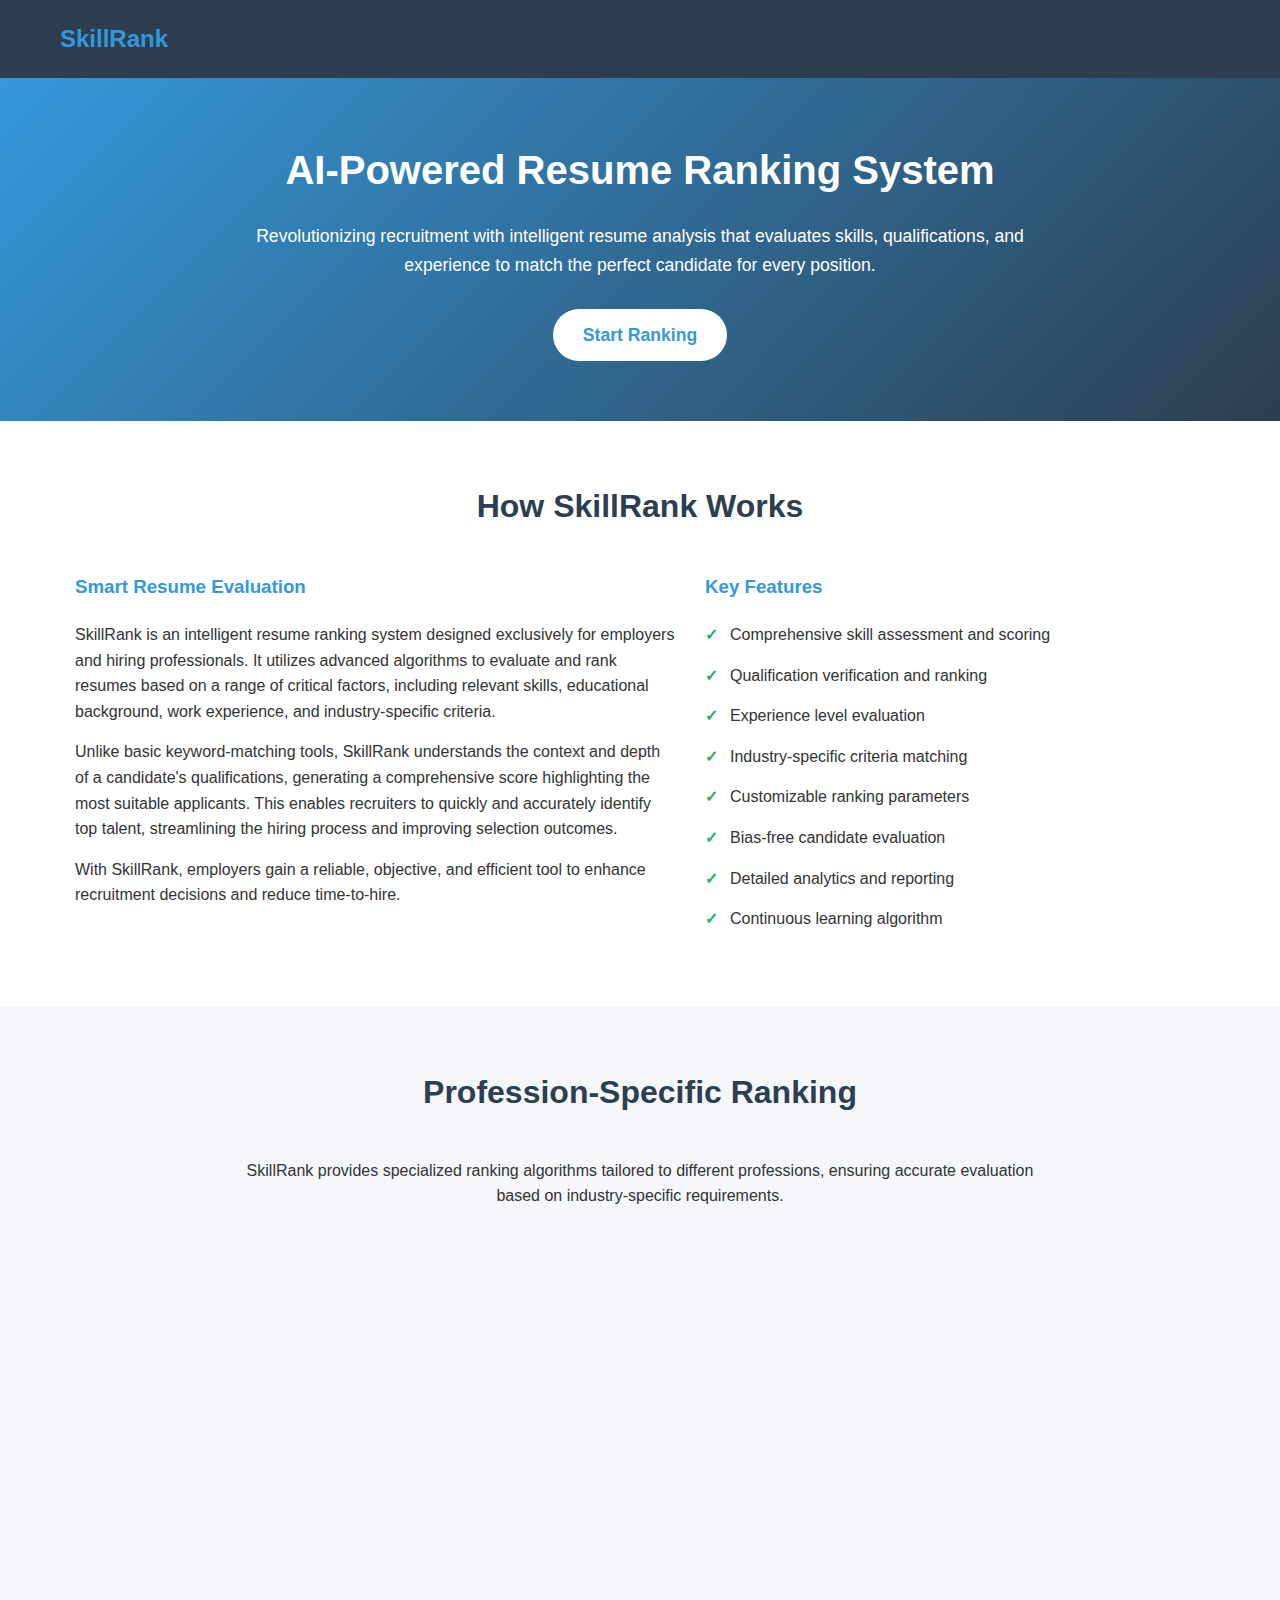
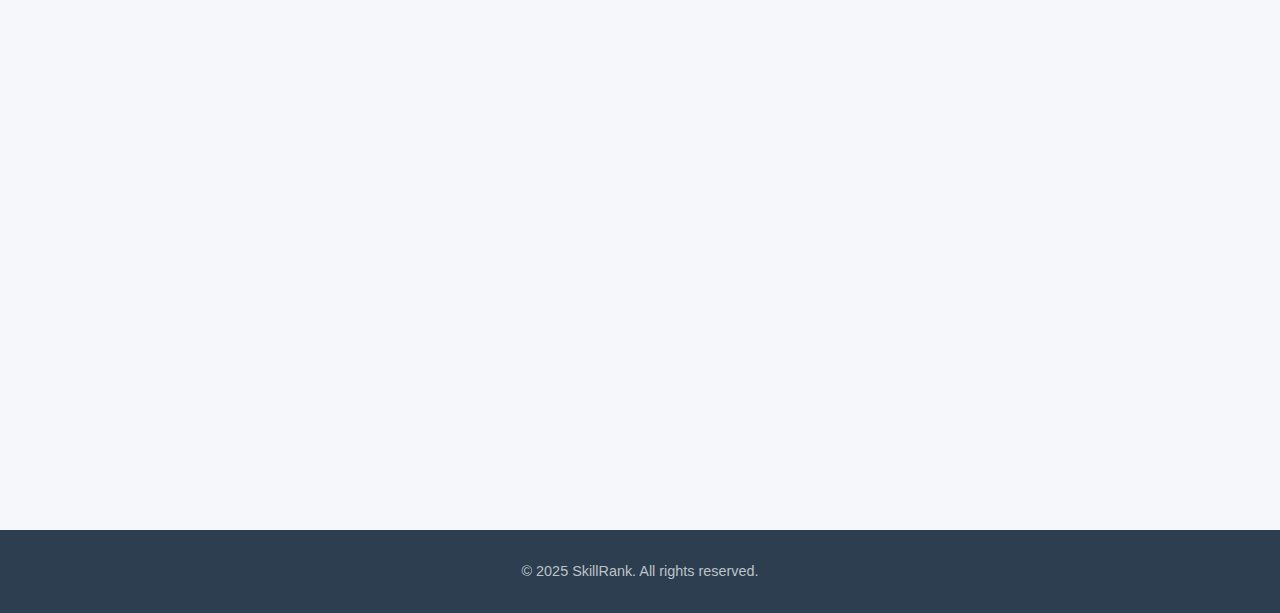
<file: templates/index.html>
<!DOCTYPE html>
<html lang="en">
<head>
    <meta charset="UTF-8">
    <meta name="viewport" content="width=device-width, initial-scale=1.0">
    <title>SkillRank - AI-Powered Resume Ranking System</title>
    <link rel="stylesheet" href="/static/styles.css">
</head>
<body>
    <!-- Header -->
    <header>
        <div class="container header-container">
            <a href="#" class="logo"><span>SkillRank</span></a>
        </div>
    </header>

    <!-- Hero Section -->
    <section class="hero">
        <div class="container">
            <h1>AI-Powered Resume Ranking System</h1>
            <p>Revolutionizing recruitment with intelligent resume analysis that evaluates skills, qualifications, and experience to match the perfect candidate for every position.</p>
            <a href="/home" class="btn btn-primary">Start Ranking</a>
        </div>
    </section>

    <!-- About Section -->
    <section class="about">
        <div class="container">
            <h2 class="section-title">How SkillRank Works</h2>
            <div class="about-content">
                <div class="about-text">
                    <h3>Smart Resume Evaluation</h3>
                    <p>SkillRank is an intelligent resume ranking system designed exclusively for employers and hiring professionals. It utilizes advanced algorithms to evaluate and rank resumes based on a range of critical factors, including relevant skills, educational background, work experience, and industry-specific criteria.</p>
                    <p>Unlike basic keyword-matching tools, SkillRank understands the context and depth of a candidate's qualifications, generating a comprehensive score highlighting the most suitable applicants. This enables recruiters to quickly and accurately identify top talent, streamlining the hiring process and improving selection outcomes.</p>
                    <p>With SkillRank, employers gain a reliable, objective, and efficient tool to enhance recruitment decisions and reduce time-to-hire.</p>
                </div>
                <div class="features-list">
                    <h3>Key Features</h3>
                    <ul>
                        <li>Comprehensive skill assessment and scoring</li>
                        <li>Qualification verification and ranking</li>
                        <li>Experience level evaluation</li>
                        <li>Industry-specific criteria matching</li>
                        <li>Customizable ranking parameters</li>
                        <li>Bias-free candidate evaluation</li>
                        <li>Detailed analytics and reporting</li>
                        <li>Continuous learning algorithm</li>
                    </ul>
                </div>
            </div>
        </div>
    </section>

    <!-- Professions Section -->
    <section class="professions">
        <div class="container">
            <h2 class="section-title">Profession-Specific Ranking</h2>
            <p class="professions-description">
                SkillRank provides specialized ranking algorithms tailored to different professions, ensuring accurate evaluation based on industry-specific requirements.
            </p>
            <div class="professions-grid">
                <!-- Accountant Card -->
                <div class="profession-card">
                    <div class="card-image" style="background-image: url('https://images.unsplash.com/photo-1588072432836-e10032774350?ixlib=rb-1.2.1&auto=format&fit=crop&w=500&q=60');"></div>
                    <div class="card-content">
                        <h3>Accountant</h3>
                        <p>Ranks based on accounting certifications, software proficiency, industry experience, and analytical skills.</p>
                        <a href="/home" class="card-btn">Start Ranking</a>
                    </div>
                </div>
            
                <!-- Engineer Card -->
                <div class="profession-card">
                    <div class="card-image" style="background-image: url('https://images.unsplash.com/photo-1506748686214-e9df14d4d9d0?ixlib=rb-1.2.1&auto=format&fit=crop&w=500&q=60');"></div>
                    <div class="card-content">
                        <h3>Engineer</h3>
                        <p>Evaluates technical skills, engineering discipline expertise, project experience, and problem-solving abilities.</p>
                        <a href="/home" class="card-btn">Start Ranking</a>
                    </div>
                </div>

                 <!-- Health Care Card -->
                <div class="profession-card">
                    <div class="card-image" style="background-image: url('https://images.unsplash.com/photo-1554224155-6726b3ff858f?ixlib=rb-1.2.1&auto=format&fit=crop&w=500&q=60');"></div>
                    <div class="card-content">
                        <h3>Health Care</h3>
                        <p>Assesses clinical knowledge, patient care experience, familiarity with healthcare regulations, and ability to work in multidisciplinary teams.</p>
                        <a href="/home " class="card-btn">Start Ranking</a>
                    </div>
                </div>

                <!-- HR Card -->
                <div class="profession-card">
                    <div class="card-image" style="background-image: url('https://images.unsplash.com/photo-1551288049-bebda4e38f71?ixlib=rb-1.2.1&auto=format&fit=crop&w=500&q=60');"></div>
                    <div class="card-content">
                        <h3>HR Professional</h3>
                        <p>Assesses HR certifications, employee relations experience, recruitment skills, and knowledge of labor laws.</p>
                        <a href="/home " class="card-btn">Start Ranking</a>
                    </div>
                </div>

                <!-- IT Card -->
                <div class="profession-card">
                    <div class="card-image" style="background-image: url('https://images.unsplash.com/photo-1479839672679-a46483c0e7c8?ixlib=rb-1.2.1&auto=format&fit=crop&w=500&q=60');"></div>
                    <div class="card-content">
                        <h3>Information Technology</h3>
                        <p>Assesses technical proficiency, problem-solving skills, experience with system development and support, and knowledge of cybersecurity and IT regulations.</p>
                        <a href="/home" class="card-btn">Start Ranking</a>
                    </div>
                </div>

                <!-- Teacher Card -->
                <div class="profession-card">
                    <div class="card-image" style="background-image: url('https://images.unsplash.com/photo-1521791055366-0d553872125f?ixlib=rb-1.2.1&auto=format&fit=crop&w=500&q=60');"></div>
                    <div class="card-content">
                        <h3>Teacher</h3>
                        <p>Evaluates teaching certifications, subject expertise, classroom experience, and pedagogical skills to identify top educators.</p>
                        <a href="/home" class="card-btn">Start Ranking</a>
                    </div>
                </div>
            </div>
        </div>
    </section>

    <!-- Footer -->
    <footer>
        <div class="container">
            <!-- <div class="footer-links">
                <a href="#">About Us</a>
                <a href="#">How It Works</a>
                <a href="#">Pricing</a>
                <a href="#">Contact</a>
                <a href="#">Privacy Policy</a>
                <a href="#">Terms of Service</a>
            </div> -->
            <p class="copyright">© 2025 SkillRank. All rights reserved.</p>
        </div>
    </footer>

    <script src="/static/index.js"></script>
</body>
</html>
</file>
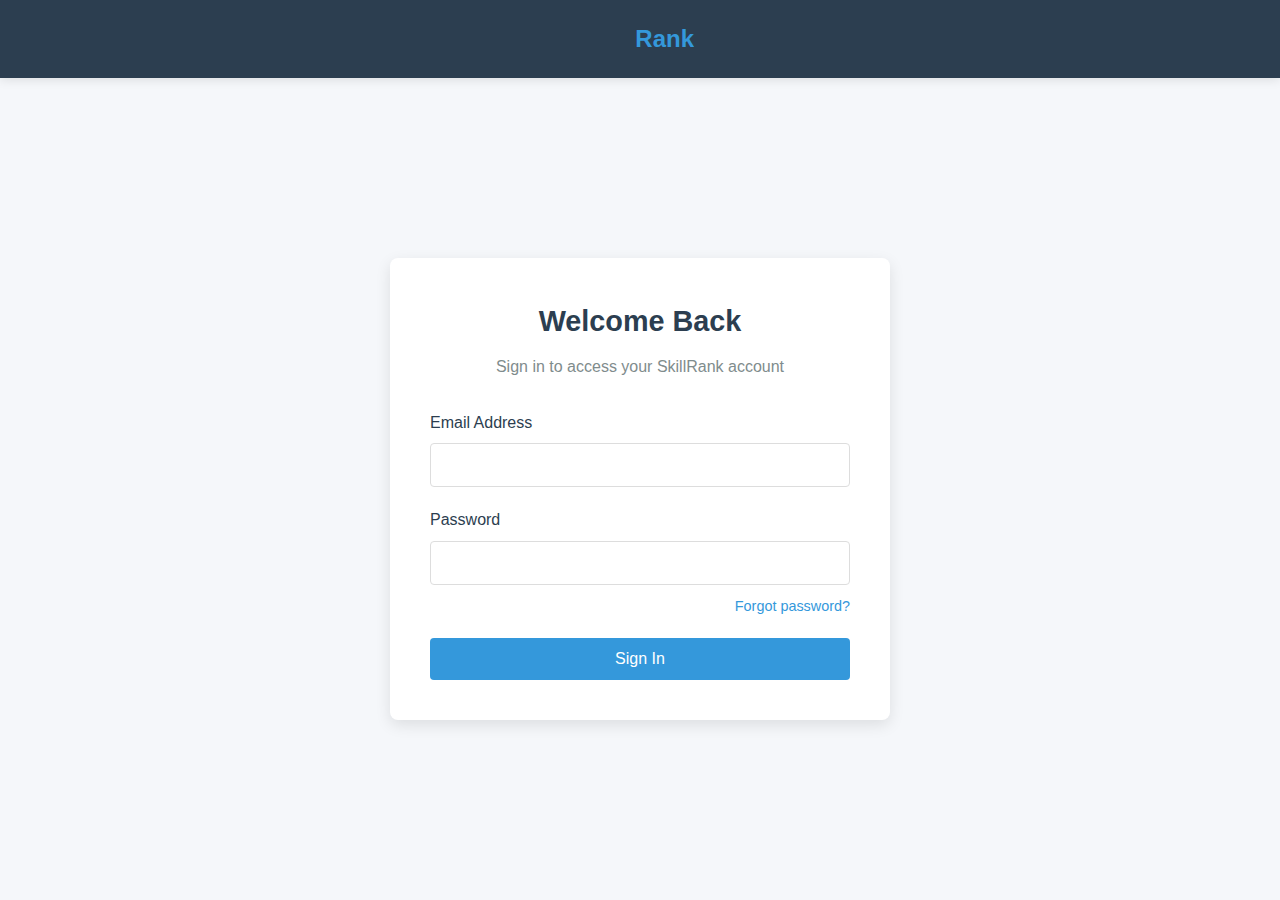
<file: templates/signin.html>
<!DOCTYPE html>
<html lang="en">
<head>
    <meta charset="UTF-8">
    <meta name="viewport" content="width=device-width, initial-scale=1.0">
    <title>Sign In - SkillRank</title>
    <link rel="stylesheet" href="/static/styles.css">
    <link rel="stylesheet" href="/static/auth.css">
</head>
<body>
    <div class="auth-container">
        <header class="auth-header">
            <a href="" class="logo">Skill<span>Rank</span></a>
        </header>

        <main class="auth-main">
            <div class="auth-card">
                <h1>Welcome Back</h1>
                <p>Sign in to access your SkillRank account</p>
                
                <form id="signinForm" class="auth-form">
                    <div class="form-group">
                        <label for="email">Email Address</label>
                        <input type="email" id="email" name="email" required>
                    </div>
                    
                    <div class="form-group">
                        <label for="password">Password</label>
                        <input type="password" id="password" name="password" required>
                        <div class="forgot-password">
                            <a href="#">Forgot password?</a>
                        </div>
                    </div>
                    
                    <button type="submit" class="btn btn-primary">Sign In</button>
                </form>

            </div>
        </main>
    </div>

    <script>
        // Redirect to /home on form submit
        document.getElementById("signinForm").addEventListener("submit", function (e) {
            e.preventDefault(); // Prevent actual submission
            window.location.href = "/index"; // Navigate to home
        });
    </script>
</body>
</html>
</file>
<file: static/styles.css>
/* Global Styles */
* {
    margin: 0;
    padding: 0;
    box-sizing: border-box;
    font-family: 'Segoe UI', Tahoma, Geneva, Verdana, sans-serif;
}

body {
    background-color: #f5f7fa;
    color: #333;
    line-height: 1.6;
}

.container {
    max-width: 1200px;
    margin: 0 auto;
    padding: 0 20px;
}

/* Header Styles */
header {
    background-color: #2c3e50;
    color: white;
    padding: 20px 0;
    box-shadow: 0 2px 10px rgba(0, 0, 0, 0.1);
}

.header-container {
    display: flex;
    justify-content: space-between;
    align-items: center;
}

.logo {
    font-size: 24px;
    font-weight: bold;
    color: #fff;
    text-decoration: none;
}

.logo span {
    color: #3498db;
}

.auth-buttons {
    display: flex;
    gap: 15px;
}

.btn {
    padding: 8px 20px;
    border-radius: 4px;
    text-decoration: none;
    font-weight: 500;
    transition: all 0.3s ease;
}

.btn-signup {
    background-color: #3498db;
    color: white;
    border: 1px solid #3498db;
}

.btn-signup:hover {
    background-color: #2980b9;
    border-color: #2980b9;
}

.btn-signin {
    background-color: transparent;
    color: white;
    border: 1px solid white;
}

.btn-signin:hover {
    background-color: rgba(255, 255, 255, 0.1);
}

/* Hero Section */
.hero {
    padding: 60px 0;
    text-align: center;
    background: linear-gradient(135deg, #3498db, #2c3e50);
    color: white;
}

.hero h1 {
    font-size: 2.5rem;
    margin-bottom: 20px;
}

.hero p {
    font-size: 1.1rem;
    max-width: 800px;
    margin: 0 auto 30px;
}

.btn-primary {
    background-color: #fff;
    color: #3498db;
    padding: 12px 30px;
    font-size: 1.1rem;
    border-radius: 30px;
    font-weight: 600;
    display: inline-block;
}

.btn-primary:hover {
    background-color: #f1f1f1;
}

/* About Section */
.about {
    padding: 60px 0;
    background-color: white;
}

.section-title {
    text-align: center;
    margin-bottom: 40px;
    font-size: 2rem;
    color: #2c3e50;
}

.about-content {
    display: flex;
    flex-wrap: wrap;
    gap: 30px;
    justify-content: center;
}

.about-text {
    flex: 1;
    min-width: 300px;
    max-width: 600px;
}

.about-text h3 {
    margin-bottom: 20px;
    color: #3498db;
}

.about-text p {
    margin-bottom: 15px;
}

.features-list {
    flex: 1;
    min-width: 300px;
    max-width: 500px;
}

.features-list h3 {
    margin-bottom: 20px;
    color: #3498db;
}

.features-list ul {
    list-style-type: none;
}

.features-list li {
    margin-bottom: 15px;
    padding-left: 25px;
    position: relative;
}

.features-list li:before {
    content: "✓";
    color: #27ae60;
    position: absolute;
    left: 0;
    font-weight: bold;
}

/* Professions Section */
.professions {
    padding: 60px 0;
    background-color: #f5f7fa;
}

.professions-description {
    text-align: center;
    max-width: 800px;
    margin: 0 auto 30px;
}

.professions-grid {
    display: grid;
    grid-template-columns: repeat(auto-fit, minmax(300px, 1fr));
    gap: 25px;
    margin-top: 30px;
}

.profession-card {
    background-color: white;
    border-radius: 8px;
    overflow: hidden;
    box-shadow: 0 5px 15px rgba(0, 0, 0, 0.1);
    transition: transform 0.3s ease, box-shadow 0.3s ease;
    opacity: 0;
    transform: translateY(20px);
}

.profession-card.visible {
    opacity: 1;
    transform: translateY(0);
}

.card-image {
    height: 180px;
    background-size: cover;
    background-position: center;
}

.card-content {
    padding: 20px;
}

.card-content h3 {
    margin-bottom: 10px;
    color: #2c3e50;
}

.card-content p {
    color: #7f8c8d;
    margin-bottom: 15px;
}

.card-btn {
    display: inline-block;
    color: #3498db;
    font-weight: 500;
    text-decoration: none;
    transition: color 0.3s ease;
}

.card-btn:hover {
    color: #2980b9;
    text-decoration: underline;
}

/* Footer */
footer {
    background-color: #2c3e50;
    color: white;
    padding: 30px 0;
    text-align: center;
}

.footer-links {
    display: flex;
    justify-content: center;
    gap: 20px;
    margin-bottom: 20px;
}

.footer-links a {
    color: #bdc3c7;
    text-decoration: none;
    transition: color 0.3s ease;
}

.footer-links a:hover {
    color: white;
}

.copyright {
    color: #bdc3c7;
    font-size: 0.9rem;
}

/* Responsive Adjustments */
@media (max-width: 768px) {
    .hero h1 {
        font-size: 2rem;
    }
    
    .professions-grid {
        grid-template-columns: 1fr;
    }
    
    .header-container {
        flex-direction: column;
        gap: 15px;
    }
    
    .about-content {
        flex-direction: column;
    }
    
    .footer-links {
        flex-direction: column;
        gap: 10px;
    }
}
</file>
<file: static/auth.css>
/* Authentication Pages Styles */
.auth-container {
    min-height: 100vh;
    display: flex;
    flex-direction: column;
    background-color: #f5f7fa;
}

.auth-header {
    padding: 20px;
    text-align: center;
}

.auth-header .logo {
    font-size: 24px;
    font-weight: bold;
    color: #2c3e50;
    text-decoration: none;
}

.auth-header .logo span {
    color: #3498db;
}

.auth-main {
    display: flex;
    justify-content: center;
    align-items: center;
    flex-grow: 1;
    padding: 20px;
}

.auth-card {
    background-color: white;
    border-radius: 8px;
    box-shadow: 0 5px 15px rgba(0, 0, 0, 0.1);
    padding: 40px;
    width: 100%;
    max-width: 500px;
}

.auth-card h1 {
    font-size: 1.8rem;
    color: #2c3e50;
    margin-bottom: 10px;
    text-align: center;
}

.auth-card p {
    color: #7f8c8d;
    text-align: center;
    margin-bottom: 30px;
}

.auth-form {
    display: flex;
    flex-direction: column;
    gap: 20px;
}

.form-group {
    display: flex;
    flex-direction: column;
    gap: 8px;
}

.form-group label {
    font-weight: 500;
    color: #2c3e50;
}

.form-group input,
.form-group select {
    padding: 12px 15px;
    border: 1px solid #ddd;
    border-radius: 4px;
    font-size: 1rem;
    transition: border-color 0.3s ease;
}

.form-group input:focus,
.form-group select:focus {
    outline: none;
    border-color: #3498db;
}

.form-group small {
    color: #7f8c8d;
    font-size: 0.8rem;
}

.checkbox-group {
    flex-direction: row;
    align-items: center;
    gap: 10px;
}

.checkbox-group input {
    width: auto;
}

.checkbox-group label {
    font-weight: normal;
}

.checkbox-group a {
    color: #3498db;
    text-decoration: none;
}

.checkbox-group a:hover {
    text-decoration: underline;
}

.btn {
    padding: 12px 20px;
    border-radius: 4px;
    font-weight: 500;
    font-size: 1rem;
    cursor: pointer;
    transition: all 0.3s ease;
    border: none;
}

.btn-primary {
    background-color: #3498db;
    color: white;
}

.btn-primary:hover {
    background-color: #2980b9;
}

.forgot-password {
    text-align: right;
}

.forgot-password a {
    color: #3498db;
    text-decoration: none;
    font-size: 0.9rem;
}

.forgot-password a:hover {
    text-decoration: underline;
}

.social-login {
    margin-top: 20px;
    text-align: center;
}

.social-login p {
    margin-bottom: 15px;
    position: relative;
}

.social-login p::before,
.social-login p::after {
    content: "";
    position: absolute;
    top: 50%;
    width: 30%;
    height: 1px;
    background-color: #ddd;
}

.social-login p::before {
    left: 0;
}

.social-login p::after {
    right: 0;
}

.social-buttons {
    display: flex;
    gap: 10px;
    justify-content: center;
}

.btn-google,
.btn-linkedin {
    display: flex;
    align-items: center;
    gap: 8px;
    background-color: white;
    border: 1px solid #ddd !important;
    color: #2c3e50;
}

.btn-google:hover,
.btn-linkedin:hover {
    background-color: #f5f7fa;
}

.btn-google img,
.btn-linkedin img {
    width: 18px;
    height: 18px;
}

.auth-footer {
    margin-top: 20px;
    text-align: center;
    color: #7f8c8d;
}

.auth-footer a {
    color: #3498db;
    text-decoration: none;
}

.auth-footer a:hover {
    text-decoration: underline;
}

/* Responsive Styles */
@media (max-width: 600px) {
    .auth-card {
        padding: 30px 20px;
    }
    
    .social-buttons {
        flex-direction: column;
    }
    
    .btn-google,
    .btn-linkedin {
        justify-content: center;
    }
}
</file>
